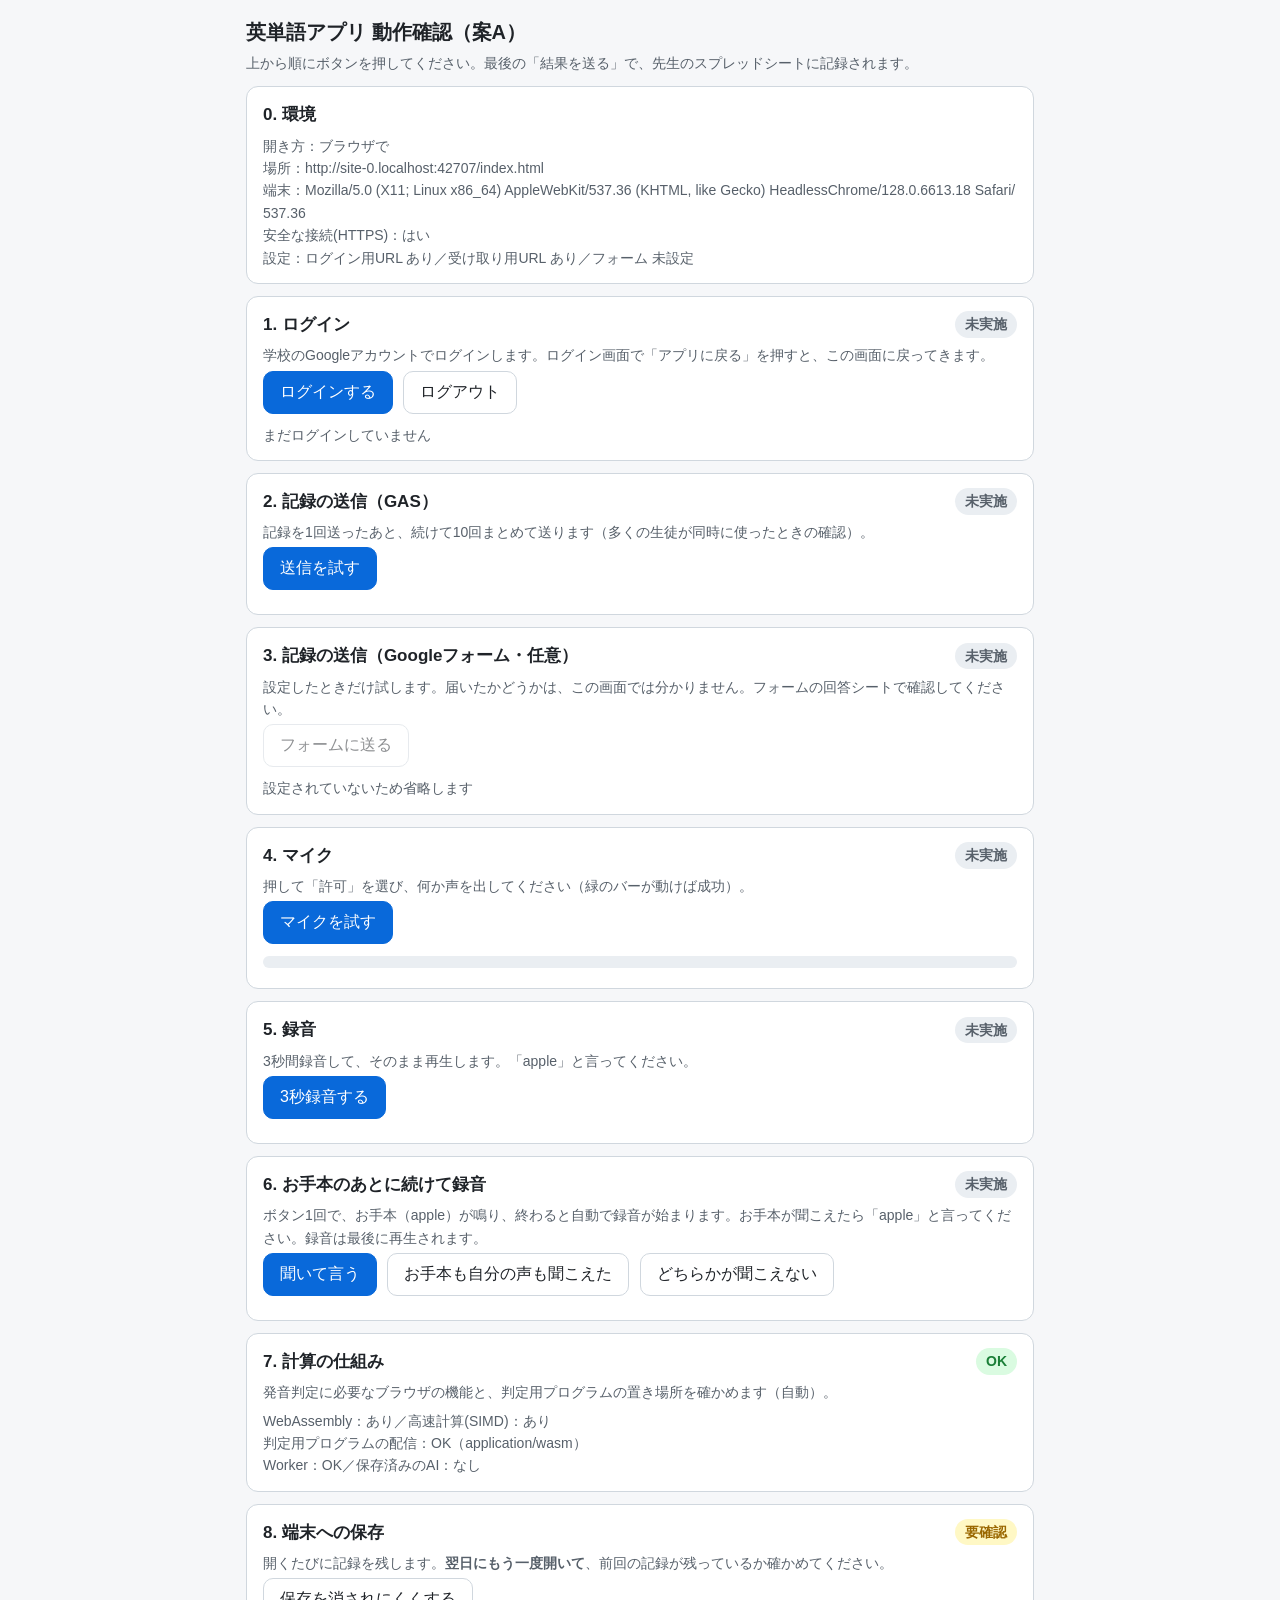
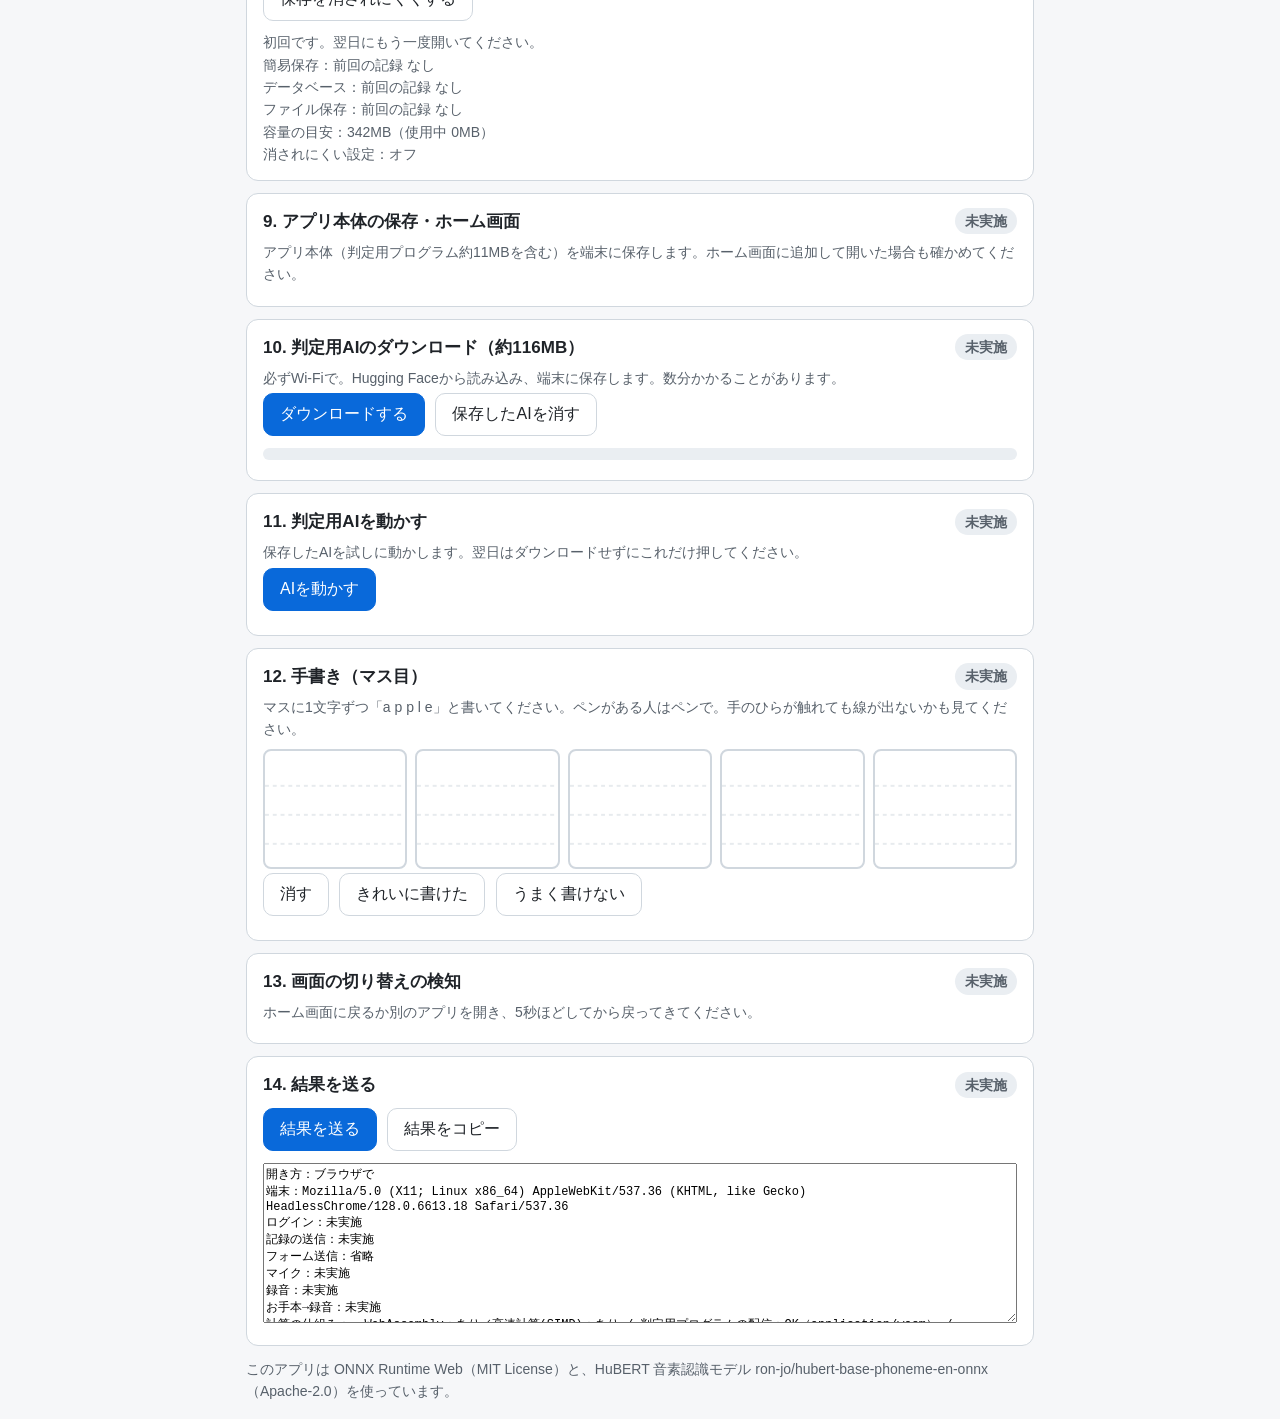
<file: index.html>
<!DOCTYPE html>
<html lang="ja">
<head>
<meta charset="utf-8">
<meta name="viewport" content="width=device-width, initial-scale=1">
<title>動作確認（案A）</title>
<link rel="manifest" href="manifest.webmanifest">
<link rel="apple-touch-icon" href="assets/icon-512.png">
<meta name="apple-mobile-web-app-capable" content="yes">
<link rel="stylesheet" href="css/check.css">
</head>
<body>
<h1>英単語アプリ 動作確認（案A）</h1>
<div class="muted">上から順にボタンを押してください。最後の「結果を送る」で、先生のスプレッドシートに記録されます。</div>

<div class="card">
  <h2>0. 環境</h2>
  <div class="out" id="env"></div>
</div>

<div class="card">
  <h2>1. ログイン <span class="st" id="st-ログイン">未実施</span></h2>
  <div class="muted">学校のGoogleアカウントでログインします。ログイン画面で「アプリに戻る」を押すと、この画面に戻ってきます。</div>
  <button class="main" id="btn-login">ログインする</button>
  <button id="btn-logout">ログアウト</button>
  <div class="out" id="out-ログイン"></div>
</div>

<div class="card">
  <h2>2. 記録の送信（GAS） <span class="st" id="st-記録の送信">未実施</span></h2>
  <div class="muted">記録を1回送ったあと、続けて10回まとめて送ります（多くの生徒が同時に使ったときの確認）。</div>
  <button class="main" id="btn-send">送信を試す</button>
  <div class="out" id="out-記録の送信"></div>
</div>

<div class="card" id="card-form">
  <h2>3. 記録の送信（Googleフォーム・任意） <span class="st" id="st-フォーム送信">未実施</span></h2>
  <div class="muted">設定したときだけ試します。届いたかどうかは、この画面では分かりません。フォームの回答シートで確認してください。</div>
  <button id="btn-form">フォームに送る</button>
  <div class="out" id="out-フォーム送信"></div>
</div>

<div class="card">
  <h2>4. マイク <span class="st" id="st-マイク">未実施</span></h2>
  <div class="muted">押して「許可」を選び、何か声を出してください（緑のバーが動けば成功）。</div>
  <button class="main" id="btn-mic">マイクを試す</button>
  <div class="meter"><div id="meter"></div></div>
  <div class="out" id="out-マイク"></div>
</div>

<div class="card">
  <h2>5. 録音 <span class="st" id="st-録音">未実施</span></h2>
  <div class="muted">3秒間録音して、そのまま再生します。「apple」と言ってください。</div>
  <button class="main" id="btn-rec">3秒録音する</button>
  <div class="out" id="out-録音"></div>
</div>

<div class="card">
  <h2>6. お手本のあとに続けて録音 <span class="st" id="st-お手本→録音">未実施</span></h2>
  <div class="muted">ボタン1回で、お手本（apple）が鳴り、終わると自動で録音が始まります。お手本が聞こえたら「apple」と言ってください。録音は最後に再生されます。</div>
  <button class="main" id="btn-chain">聞いて言う</button>
  <button id="btn-chain-yes">お手本も自分の声も聞こえた</button>
  <button id="btn-chain-no">どちらかが聞こえない</button>
  <div class="out" id="out-お手本→録音"></div>
</div>

<div class="card">
  <h2>7. 計算の仕組み <span class="st" id="st-計算の仕組み">未実施</span></h2>
  <div class="muted">発音判定に必要なブラウザの機能と、判定用プログラムの置き場所を確かめます（自動）。</div>
  <div class="out" id="out-計算の仕組み"></div>
</div>

<div class="card">
  <h2>8. 端末への保存 <span class="st" id="st-保存">未実施</span></h2>
  <div class="muted">開くたびに記録を残します。<strong>翌日にもう一度開いて</strong>、前回の記録が残っているか確かめてください。</div>
  <button id="btn-persist">保存を消されにくくする</button>
  <div class="out" id="out-保存"></div>
</div>

<div class="card">
  <h2>9. アプリ本体の保存・ホーム画面 <span class="st" id="st-アプリ本体の保存">未実施</span></h2>
  <div class="muted">アプリ本体（判定用プログラム約11MBを含む）を端末に保存します。ホーム画面に追加して開いた場合も確かめてください。</div>
  <div class="out" id="out-アプリ本体の保存"></div>
</div>

<div class="card">
  <h2>10. 判定用AIのダウンロード（約116MB） <span class="st" id="st-AIのダウンロード">未実施</span></h2>
  <div class="muted">必ずWi-Fiで。Hugging Faceから読み込み、端末に保存します。数分かかることがあります。</div>
  <button class="main" id="btn-dl">ダウンロードする</button>
  <button id="btn-dl-clear">保存したAIを消す</button>
  <div class="bar"><div id="dlbar"></div></div>
  <div class="out" id="out-AIのダウンロード"></div>
</div>

<div class="card">
  <h2>11. 判定用AIを動かす <span class="st" id="st-AIの実行">未実施</span></h2>
  <div class="muted">保存したAIを試しに動かします。翌日はダウンロードせずにこれだけ押してください。</div>
  <button class="main" id="btn-run">AIを動かす</button>
  <div class="out" id="out-AIの実行"></div>
</div>

<div class="card">
  <h2>12. 手書き（マス目） <span class="st" id="st-手書き">未実施</span></h2>
  <div class="muted">マスに1文字ずつ「a p p l e」と書いてください。ペンがある人はペンで。手のひらが触れても線が出ないかも見てください。</div>
  <div class="boxes" id="boxes"></div>
  <button id="btn-pad-clear">消す</button>
  <button id="btn-pad-ok">きれいに書けた</button>
  <button id="btn-pad-ng">うまく書けない</button>
  <div class="out" id="out-手書き"></div>
</div>

<div class="card">
  <h2>13. 画面の切り替えの検知 <span class="st" id="st-画面切替の検知">未実施</span></h2>
  <div class="muted">ホーム画面に戻るか別のアプリを開き、5秒ほどしてから戻ってきてください。</div>
  <div class="out" id="out-画面切替の検知"></div>
</div>

<div class="card">
  <h2>14. 結果を送る <span class="st" id="st-結果の送信">未実施</span></h2>
  <button class="main" id="btn-save">結果を送る</button>
  <button id="btn-copy">結果をコピー</button>
  <textarea id="summary" readonly></textarea>
</div>

<div class="muted">このアプリは ONNX Runtime Web（MIT License）と、HuBERT 音素認識モデル ron-jo/hubert-base-phoneme-en-onnx（Apache-2.0）を使っています。</div>

<script src="config.js"></script>
<script src="js/check.js"></script>
</body>
</html>
</file>
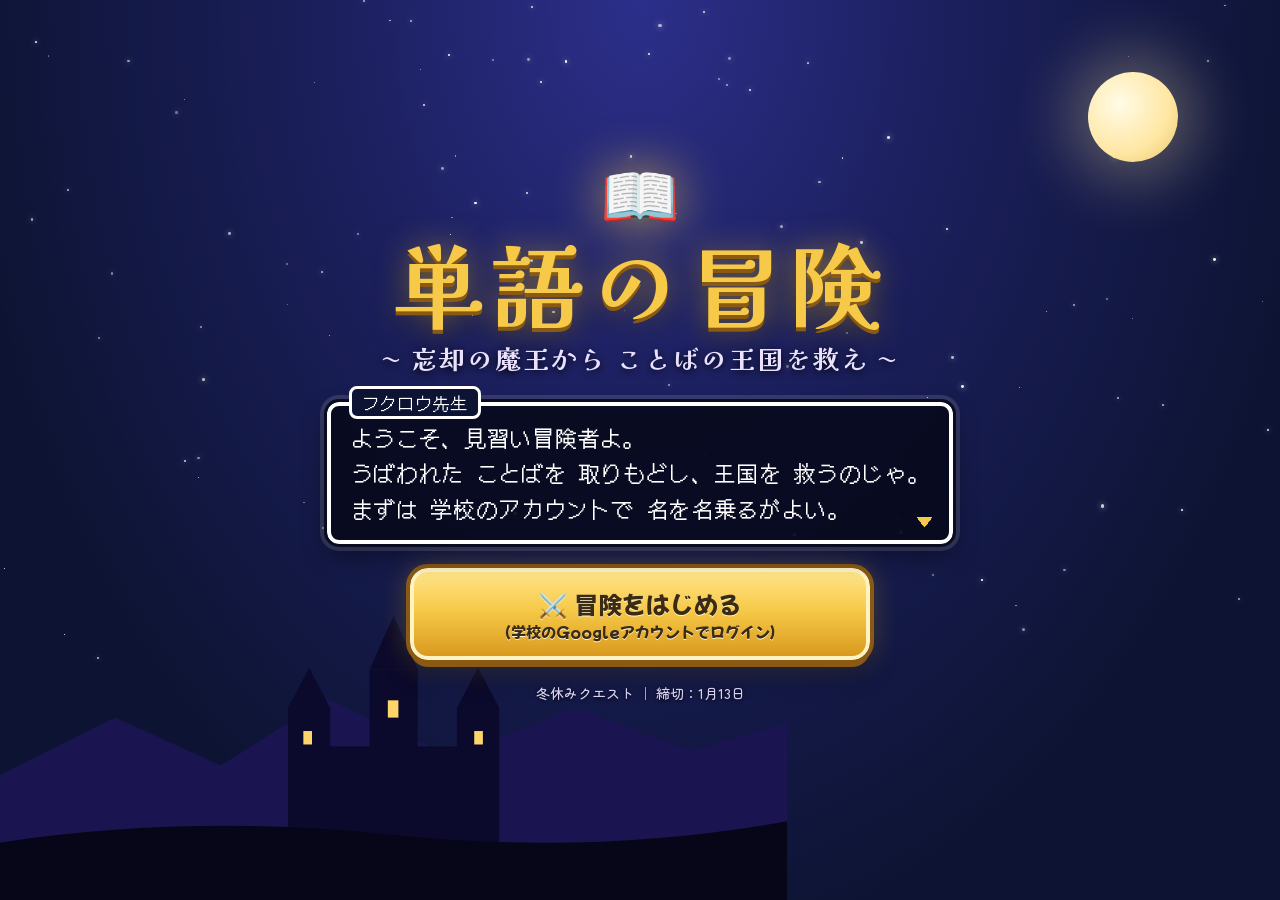
<file: app/index.html>
<!DOCTYPE html>
<html lang="ja">
<head>
<meta charset="utf-8">
<meta name="viewport" content="width=device-width, initial-scale=1, viewport-fit=cover">
<title>単語の冒険</title>
<link rel="manifest" href="manifest.webmanifest">
<link rel="apple-touch-icon" href="assets/icons/C.png"><!-- アイコン：C（スライム）に決定 -->
<meta name="apple-mobile-web-app-capable" content="yes">
<meta name="theme-color" content="#0d1433">
<link rel="stylesheet" href="fonts/fonts.css">
<link rel="stylesheet" href="css/pron-kit.css">
<link rel="stylesheet" href="css/app.css">
</head>
<body>
<main id="main"><div class="center"><div class="spinner"></div></div></main>
<script src="config.js"></script>
<script src="js/kit-shim.js"></script>
<script src="js/recorder.js"></script>
<script src="js/g2p.js"></script>
<script src="js/pron.js"></script>
<script src="js/pronjudge.js"></script>
<script src="js/hw.js"></script>
<script src="js/voice.js"></script>
<script src="js/inflect.js"></script>
<script src="js/api.js"></script>
<script src="js/app.js"></script>
</body>
</html>
</file>
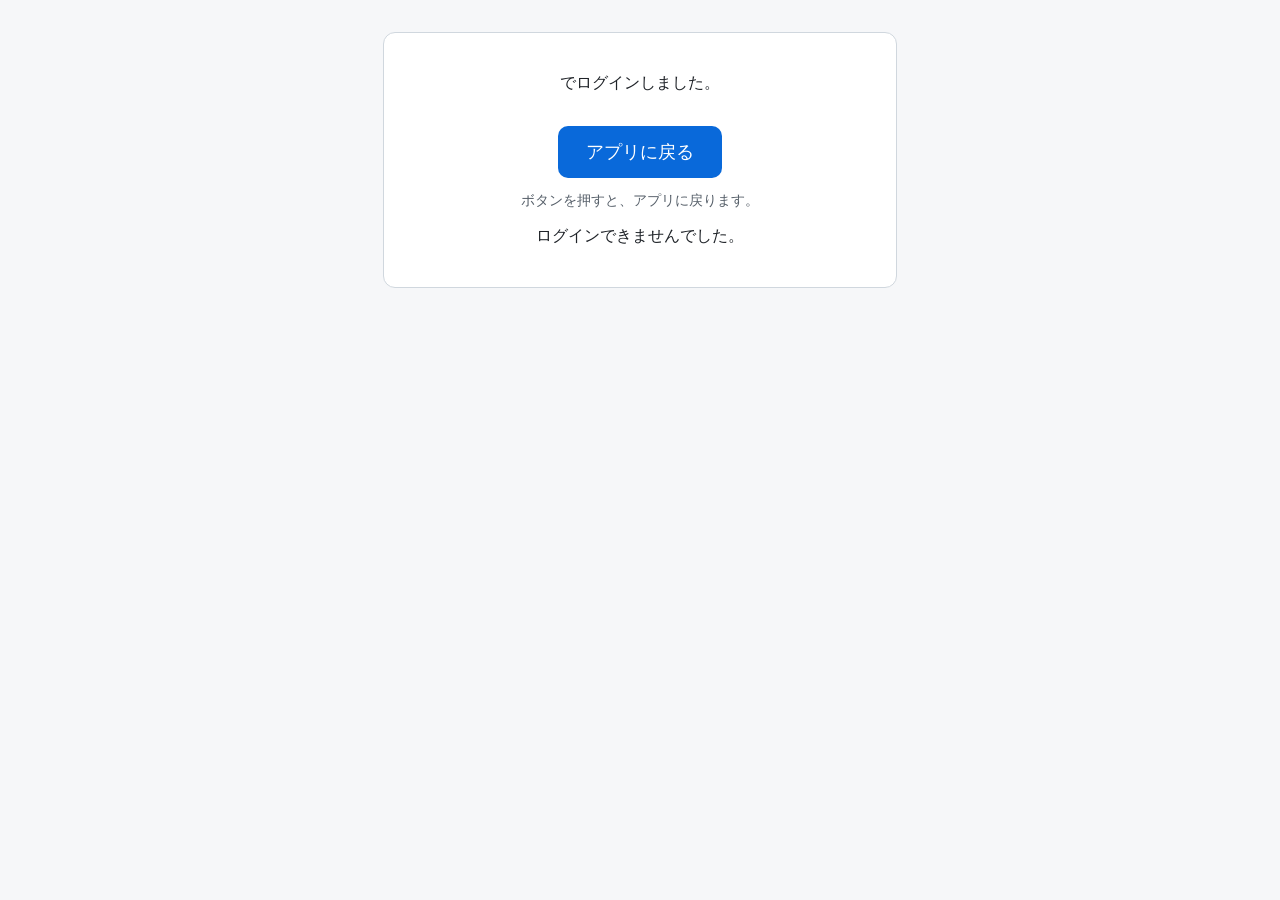
<file: gas/login.html>
<!DOCTYPE html>
<html lang="ja">
<head>
<base target="_top">
<meta charset="utf-8">
<style>
  body { font-family: -apple-system, "Hiragino Sans", sans-serif; padding: 24px 16px; text-align: center; color: #1f2328; background: #f6f7f9; }
  .card { background: #fff; border: 1px solid #d0d7de; border-radius: 12px; padding: 24px 16px; max-width: 480px; margin: 0 auto; }
  a.btn { display: inline-block; margin-top: 16px; padding: 14px 28px; border-radius: 10px; background: #0969da; color: #fff; text-decoration: none; font-size: 18px; }
  .muted { color: #57606a; font-size: 14px; }
</style>
</head>
<body>
<div class="card">
<? if (ok) { ?>
  <p><strong><?= email ?></strong> でログインしました。</p>
  <a class="btn" href="<?= backUrl ?>" target="_top">アプリに戻る</a>
  <p class="muted">ボタンを押すと、アプリに戻ります。</p>
<? } else { ?>
  <p>ログインできませんでした。</p>
  <p class="muted"><?= reason ?></p>
<? } ?>
</div>
</body>
</html>
</file>
<file: css/check.css>
:root { --ok:#1a7f37; --ng:#c62828; --mid:#9a6700; --bg:#f6f7f9; --card:#fff; --line:#d0d7de; --text:#1f2328; --muted:#57606a; --accent:#0969da; }
* { box-sizing: border-box; }
body { margin:0; padding:16px; font-family: -apple-system, "Hiragino Sans", "Noto Sans JP", sans-serif; background:var(--bg); color:var(--text); font-size:16px; line-height:1.6; max-width:820px; margin:0 auto; }
h1 { font-size:20px; margin:0 0 4px; }
.muted { color:var(--muted); font-size:14px; }
.card { background:var(--card); border:1px solid var(--line); border-radius:12px; padding:14px 16px; margin:12px 0; }
.card h2 { font-size:17px; margin:0 0 6px; display:flex; justify-content:space-between; gap:8px; align-items:center; }
.st { font-size:14px; font-weight:600; padding:2px 10px; border-radius:999px; background:#eaeef2; color:var(--muted); white-space:nowrap; }
.st.ok { background:#dafbe1; color:var(--ok); }
.st.ng { background:#ffebe9; color:var(--ng); }
.st.mid { background:#fff8c5; color:var(--mid); }
button { font-size:16px; padding:10px 16px; margin:4px 6px 4px 0; border-radius:10px; border:1px solid var(--line); background:#fff; color:var(--text); }
button.main { background:var(--accent); color:#fff; border-color:var(--accent); }
button:disabled { opacity:.5; }
.out { font-size:14px; color:var(--muted); white-space:pre-wrap; word-break:break-all; margin-top:6px; }
.meter, .bar { height:12px; background:#eaeef2; border-radius:6px; overflow:hidden; margin-top:8px; }
.meter > div { height:100%; width:0; background:var(--ok); transition:width .08s; }
.bar > div { height:100%; width:0; background:var(--accent); }
.boxes { display:flex; gap:8px; margin-top:8px; }
.boxes canvas { flex:1; min-width:0; height:120px; border:2px solid var(--line); border-radius:8px; background:#fff; touch-action:none; display:block; }
textarea { width:100%; height:160px; font-size:12px; margin-top:8px; }
</file>
